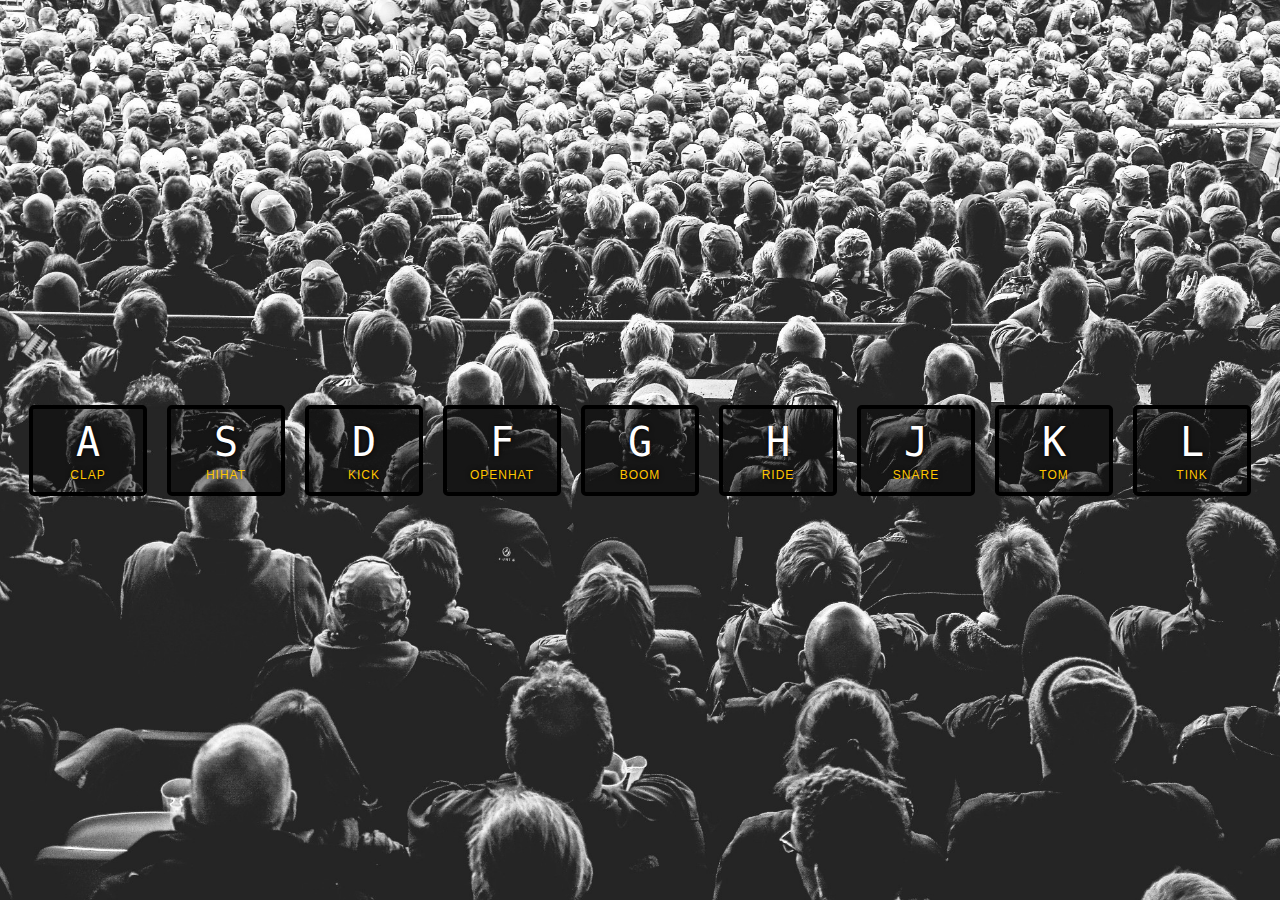
<file: 01 - JavaScript Drum Kit/index.html>
<!DOCTYPE html>
<html lang="en">
  <head>
    <meta charset="UTF-8" />
    <title>JS Drum Kit</title>
    <link rel="stylesheet" href="style.css" />
  </head>
  <body>
    <div class="keys">
      <div data-key="65" class="key">
        <kbd>A</kbd>
        <span class="sound">clap</span>
      </div>
      <div data-key="83" class="key">
        <kbd>S</kbd>
        <span class="sound">hihat</span>
      </div>
      <div data-key="68" class="key">
        <kbd>D</kbd>
        <span class="sound">kick</span>
      </div>
      <div data-key="70" class="key">
        <kbd>F</kbd>
        <span class="sound">openhat</span>
      </div>
      <div data-key="71" class="key">
        <kbd>G</kbd>
        <span class="sound">boom</span>
      </div>
      <div data-key="72" class="key">
        <kbd>H</kbd>
        <span class="sound">ride</span>
      </div>
      <div data-key="74" class="key">
        <kbd>J</kbd>
        <span class="sound">snare</span>
      </div>
      <div data-key="75" class="key">
        <kbd>K</kbd>
        <span class="sound">tom</span>
      </div>
      <div data-key="76" class="key">
        <kbd>L</kbd>
        <span class="sound">tink</span>
      </div>
    </div>

    <audio data-key="65" src="sounds/clap.wav"></audio>
    <audio data-key="83" src="sounds/hihat.wav"></audio>
    <audio data-key="68" src="sounds/kick.wav"></audio>
    <audio data-key="70" src="sounds/openhat.wav"></audio>
    <audio data-key="71" src="sounds/boom.wav"></audio>
    <audio data-key="72" src="sounds/ride.wav"></audio>
    <audio data-key="74" src="sounds/snare.wav"></audio>
    <audio data-key="75" src="sounds/tom.wav"></audio>
    <audio data-key="76" src="sounds/tink.wav"></audio>

    <script>
      function playSound(e) {
        const audio = document.querySelector(`audio[data-key="${e.keyCode}"]`);
        const key = document.querySelector(`.key[data-key="${e.keyCode}"]`);
        if (!audio) return;
        audio.currentTime = 0;
        audio.play();
        key.classList.add("playing");
      }

      function removeTransition(e) {
        if (e.propertyName !== "transform") return;
        this.classList.remove("playing");
      }
      const keys = document.querySelectorAll(".key");
      keys.forEach((key) =>
        key.addEventListener("transitionend", removeTransition)
      );
      window.addEventListener("keydown", playSound);
    </script>
  </body>
</html>
</file>
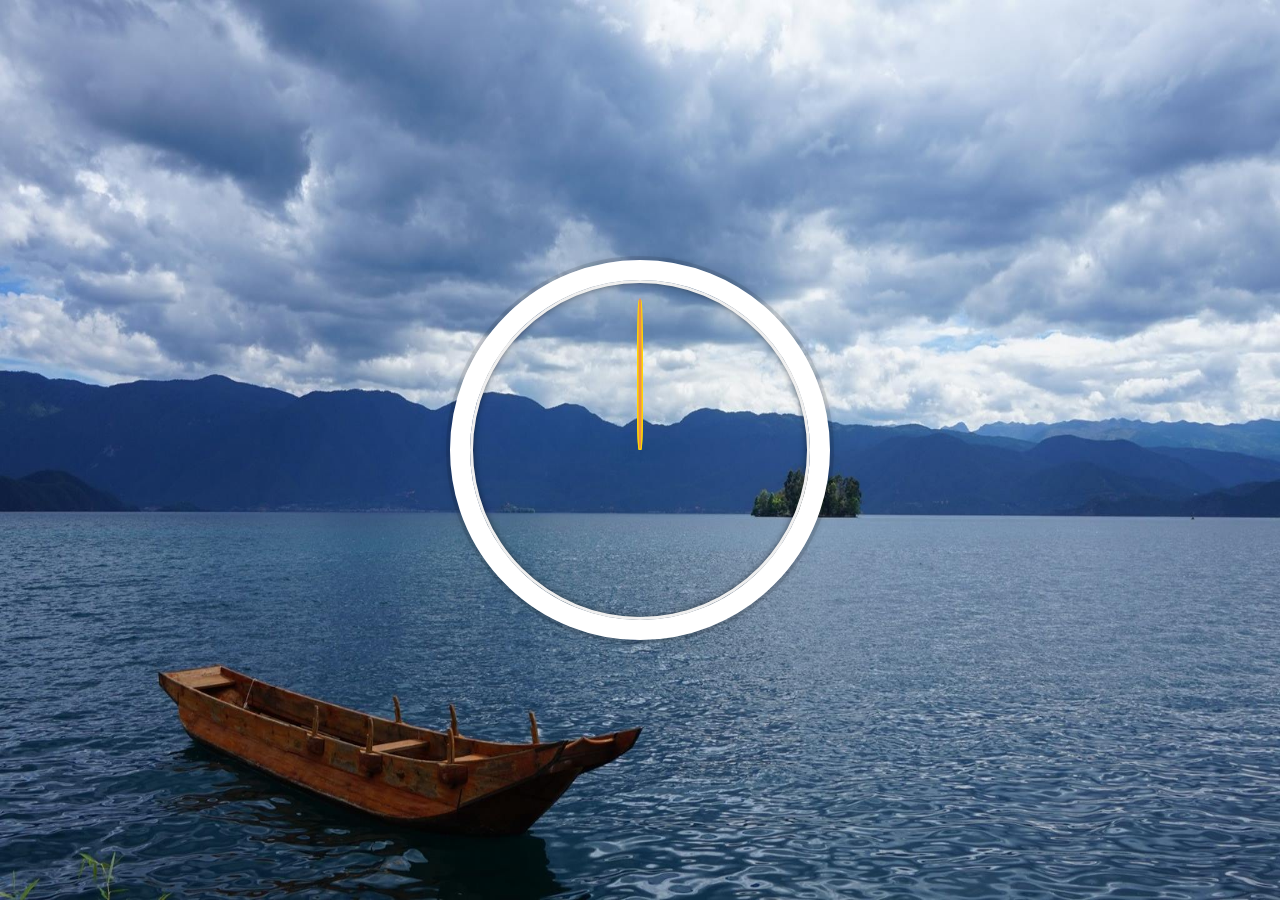
<file: 02 - JS and CSS Clock/index.html>
<!DOCTYPE html>
<html lang="en">
  <head>
    <meta charset="UTF-8" />
    <title>JS + CSS Clock</title>
  </head>
  <body>
    <div class="clock">
      <div class="clock-face">
        <div class="hand hour-hand"></div>
        <div class="hand min-hand"></div>
        <div class="hand second-hand"></div>
      </div>
    </div>

    <style>
      html {
        background-image: url(js-clock-bg.jpg);
        background-size: 100% 100%;
        background-repeat: no-repeat;
        font-family: "helvetica neue";
        text-align: center;
        font-size: 10px;
      }

      body {
        margin: 0;
        font-size: 2rem;
        display: flex;
        flex: 1;
        min-height: 100vh;
        align-items: center;
      }
      .clock {
        width: 30rem;
        height: 30rem;
        border: 20px solid white;
        border-radius: 50%;
        margin: 50px auto;
        position: relative;
        padding: 2rem;
        box-shadow: 0 0 0 4px rgba(0, 0, 0, 0.1), inset 0 0 0 3px #efefef,
          inset 0 0 10px black, 0 0 10px rgba(0, 0, 0, 0.2);
      }

      .clock-face {
        position: relative;
        width: 100%;
        height: 100%;
        transform: translateY(
          -3px
        ); /* account for the height of the clock hands */
      }

      .hand {
        width: 50%;
        height: 6px;
        background: rgb(255, 213, 0);
        position: absolute;
        top: 50%;
        transform-origin: 100%;
        transform: rotate(90deg);
        transition: all 0.05s;
        transition-timing-function: cubic-bezier(0, 1.01, 0, 1.54);
      }
      .hour-hand {
        width: 40%;
        left: 10%;
        border-radius: 30%;
      }
      .min-hand {
        border-radius: 30%;
      }
      .second-hand {
        border-radius: 30%;
        height: 3px;
        background: rgb(236, 144, 78);
      }
    </style>

    <script>
      const secondHand = document.querySelector(".second-hand");
      const minuteHand = document.querySelector(".min-hand");
      const hourHand = document.querySelector(".hour-hand");

      function setDate() {
        const now = new Date();

        const seconds = now.getSeconds();
        const secondsDegrees = (seconds / 60) * 360 + 90;
        secondHand.style.transform = `rotate(${secondsDegrees}deg)`;

        const mins = now.getMinutes();
        const minsDegrees = (mins / 60) * 360 + 90;
        minuteHand.style.transform = `rotate(${minsDegrees}deg)`;

        const hour = now.getHours();
        const hourDegrees = (hour / 12) * 360 + 90;
        hourHand.style.transform = `rotate(${hourDegrees}deg)`;

        if (secondsDegrees === 90) {
          secondHand.style.transition = `all 0s`;
        } else {
          secondHand.style.transition = `all 0.05s`;
        }
        if (minsDegrees === 90) {
          minHand.style.transition = `all 0s`;
        } else {
          minuteHand.style.transition = `all 0.5s`;
        }
      }
      setInterval(setDate, 1000);
    </script>
  </body>
</html>
</file>
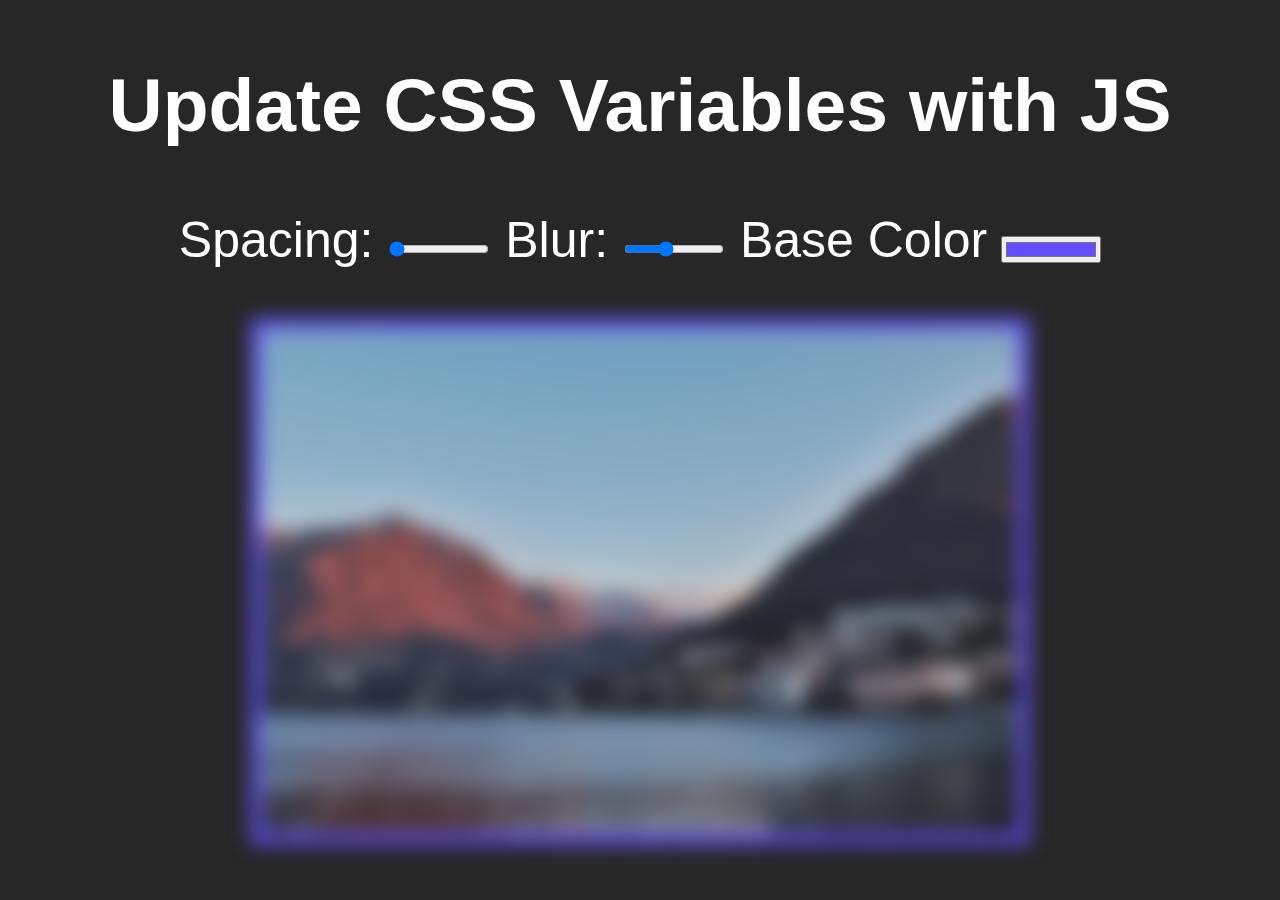
<file: 03 - CSS Variables/index.html>
<!DOCTYPE html>
<html lang="en">
  <head>
    <meta charset="UTF-8" />
    <title>Scoped CSS Variables and JS</title>
  </head>
  <body>
    <h2>Update CSS Variables with <span class="hl">JS</span></h2>

    <div class="controls">
      <label for="spacing">Spacing:</label>
      <input
        id="spacing"
        type="range"
        name="spacing"
        min="10"
        max="200"
        value="10"
        data-sizing="px"
      />

      <label for="blur">Blur:</label>
      <input
        id="blur"
        type="range"
        name="blur"
        min="0"
        max="25"
        value="10"
        data-sizing="px"
      />

      <label for="base">Base Color</label>
      <input id="base" type="color" name="base" value="#624eff" />
    </div>

    <img src="js-03.jpg" />

    <style>
      :root {
        --base: #624eff;
        --spacing: 10px;
        --blur: 10px;
      }
      img {
        padding: var(--spacing);
        background-color: var(--base);
        filter: blur(var(--blur));
        width: 60%;
      }
      .h1 {
        color: var(--base);
      }
      /*
      misc styles, nothing to do with CSS variables
    */

      body {
        text-align: center;
        background: rgba(0, 0, 0, 0.847);
        color: white;
        font-family: "helvetica neue", sans-serif;
        font-weight: 100;
        font-size: 50px;
      }

      .controls {
        margin-bottom: 50px;
      }

      input {
        width: 100px;
      }
    </style>

    <script>
      const inputs = document.querySelectorAll(`.controls input`);
      function handleUpdate() {
        const suffix = this.dataset.sizing || "";
        document.documentElement.style.setProperty(
          `--${this.name}`,
          this.value + suffix
        );
      }
      inputs.forEach((input) => input.addEventListener("change", handleUpdate));
      inputs.forEach((input) =>
        input.addEventListener("mousemove", handleUpdate)
      );
    </script>
  </body>
</html>
</file>
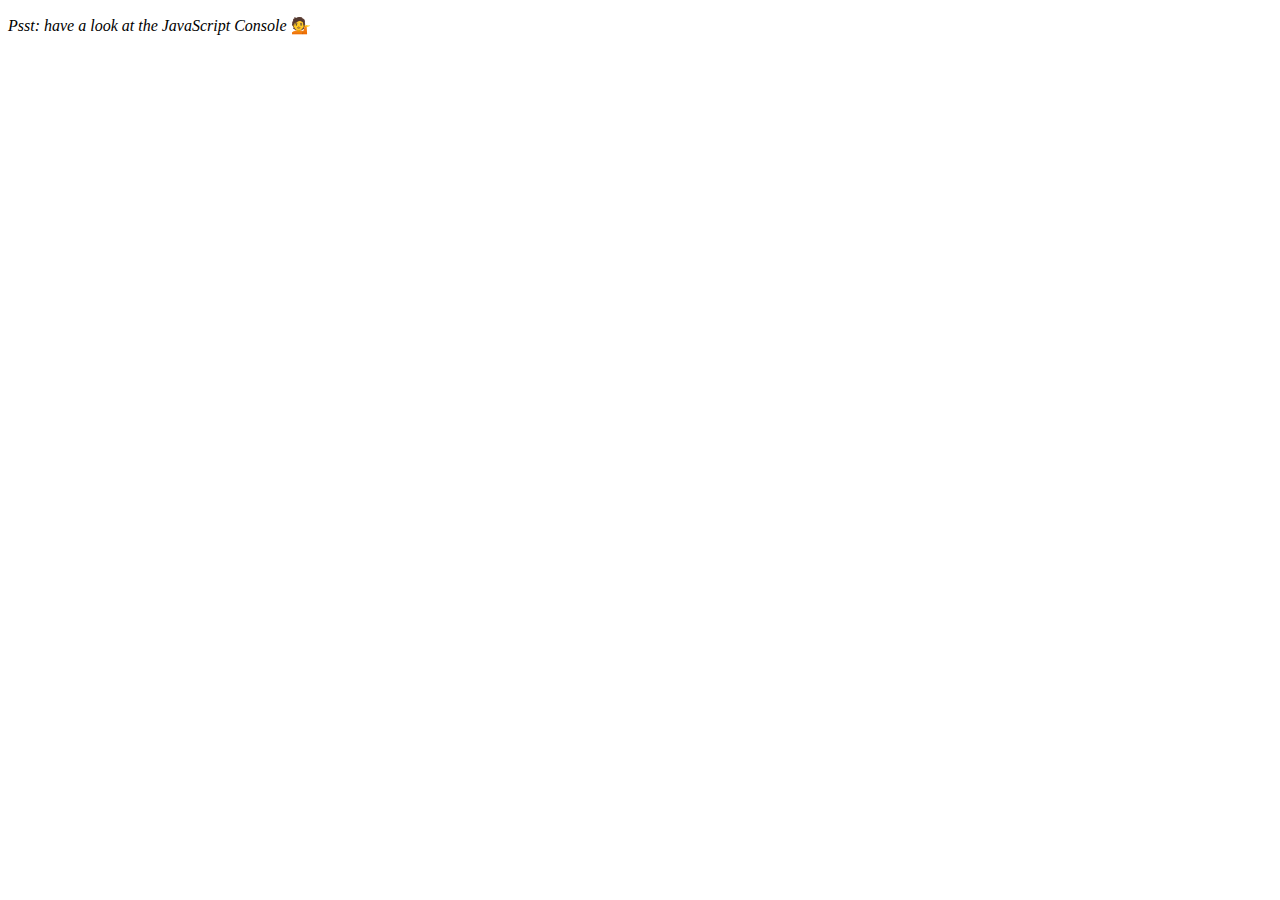
<file: 04 - Array Cardio Day 1/index.html>
<!DOCTYPE html>
<html lang="en">
  <head>
    <meta charset="UTF-8" />
    <title>Array Cardio 💪</title>
  </head>
  <body>
    <p><em>Psst: have a look at the JavaScript Console</em> 💁</p>
    <script>
      // Get your shorts on - this is an array workout!
      // ## Array Cardio Day 1

      // Some data we can work with

      const inventors = [
        { first: "Albert", last: "Einstein", year: 1879, passed: 1955 },
        { first: "Isaac", last: "Newton", year: 1643, passed: 1727 },
        { first: "Galileo", last: "Galilei", year: 1564, passed: 1642 },
        { first: "Marie", last: "Curie", year: 1867, passed: 1934 },
        { first: "Johannes", last: "Kepler", year: 1571, passed: 1630 },
        { first: "Nicolaus", last: "Copernicus", year: 1473, passed: 1543 },
        { first: "Max", last: "Planck", year: 1858, passed: 1947 },
        { first: "Katherine", last: "Blodgett", year: 1898, passed: 1979 },
        { first: "Ada", last: "Lovelace", year: 1815, passed: 1852 },
        { first: "Sarah E.", last: "Goode", year: 1855, passed: 1905 },
        { first: "Lise", last: "Meitner", year: 1878, passed: 1968 },
        { first: "Hanna", last: "Hammarström", year: 1829, passed: 1909 },
      ];

      const people = [
        "Bernhard, Sandra",
        "Bethea, Erin",
        "Becker, Carl",
        "Bentsen, Lloyd",
        "Beckett, Samuel",
        "Blake, William",
        "Berger, Ric",
        "Beddoes, Mick",
        "Beethoven, Ludwig",
        "Belloc, Hilaire",
        "Begin, Menachem",
        "Bellow, Saul",
        "Benchley, Robert",
        "Blair, Robert",
        "Benenson, Peter",
        "Benjamin, Walter",
        "Berlin, Irving",
        "Benn, Tony",
        "Benson, Leana",
        "Bent, Silas",
        "Berle, Milton",
        "Berry, Halle",
        "Biko, Steve",
        "Beck, Glenn",
        "Bergman, Ingmar",
        "Black, Elk",
        "Berio, Luciano",
        "Berne, Eric",
        "Berra, Yogi",
        "Berry, Wendell",
        "Bevan, Aneurin",
        "Ben-Gurion, David",
        "Bevel, Ken",
        "Biden, Joseph",
        "Bennington, Chester",
        "Bierce, Ambrose",
        "Billings, Josh",
        "Birrell, Augustine",
        "Blair, Tony",
        "Beecher, Henry",
        "Biondo, Frank",
      ];

      // Array.prototype.filter()
      // 1. Filter the list of inventors for those who were born in the 1500's
      const fifteen = inventors.filter(
        (inventor) => inventor.year >= 1500 && inventor.year < 1600
      );
      console.table(fifteen);

      // Array.prototype.map()
      // 2. Give us an array of the inventors first and last names
      const fullName = inventors.map(
        (inventor) => inventor.first + " " + inventor.last
      );
      console.log(fullName);

      // Array.prototype.sort()
      // 3. Sort the inventors by birthdate, oldest to youngest

      // const ordered = inventors.sort(function (a, b) {
      //   if (a.year > b.year) {
      //     return 1;
      //   } else {
      //     return -1;
      //   }
      // });
      const ordered = inventors.sort((a, b) => (a.year > b.year ? 1 : -1));
      console.table(ordered);

      // Array.prototype.reduce()
      // 4. How many years did all the inventors live all together?
      const totalYears = inventors.reduce((total, inventor) => {
        return total + (inventor.passed - inventor.year);
      }, 0);
      console.log(totalYears);

      // 5. Sort the inventors by years lived
      const oldest = inventors.sort(function (a, b) {
        const lastInventor = a.passed - a.year;
        const nextInventor = b.passed - b.year;
        return lastInventor > nextInventor ? -1 : 1;
      });
      console.table(oldest);
      // 6. create a list of Boulevards in Paris that contain 'de' anywhere in the name
      // https://en.wikipedia.org/wiki/Category:Boulevards_in_Paris
      const category = document.querySelector(".mw-category");
      const links = Array.from(category.querySelectorAll("a"));
      const de = links
        .map((link) => link.textContent)
        .filter((streetName) => streetName.includes("de"));

      // 7. sort Exercise
      // Sort the people alphabetically by last name
      const alpha = people.sort(function (lastPerson, nextPerson) {
        const [aLast, aFirst] = lastPerson.split(", ");
        const [bLast, bFirst] = nextPerson.split(", ");
        return aLast > bLast ? 1 : -1;
      });
      console.log(alpha);
      // 8. Reduce Exercise
      // Sum up the instances of each of these
      const data = [
        "car",
        "car",
        "truck",
        "truck",
        "bike",
        "walk",
        "car",
        "van",
        "bike",
        "walk",
        "car",
        "van",
        "car",
        "truck",
      ];
      const transport = data.reduce(function (obj, item) {
        if (!obj[item]) {
          obj[item] = 0;
        }
        obj[item]++;
        return obj;
      }, {});
      console.log(transport);
    </script>
  </body>
</html>
</file>
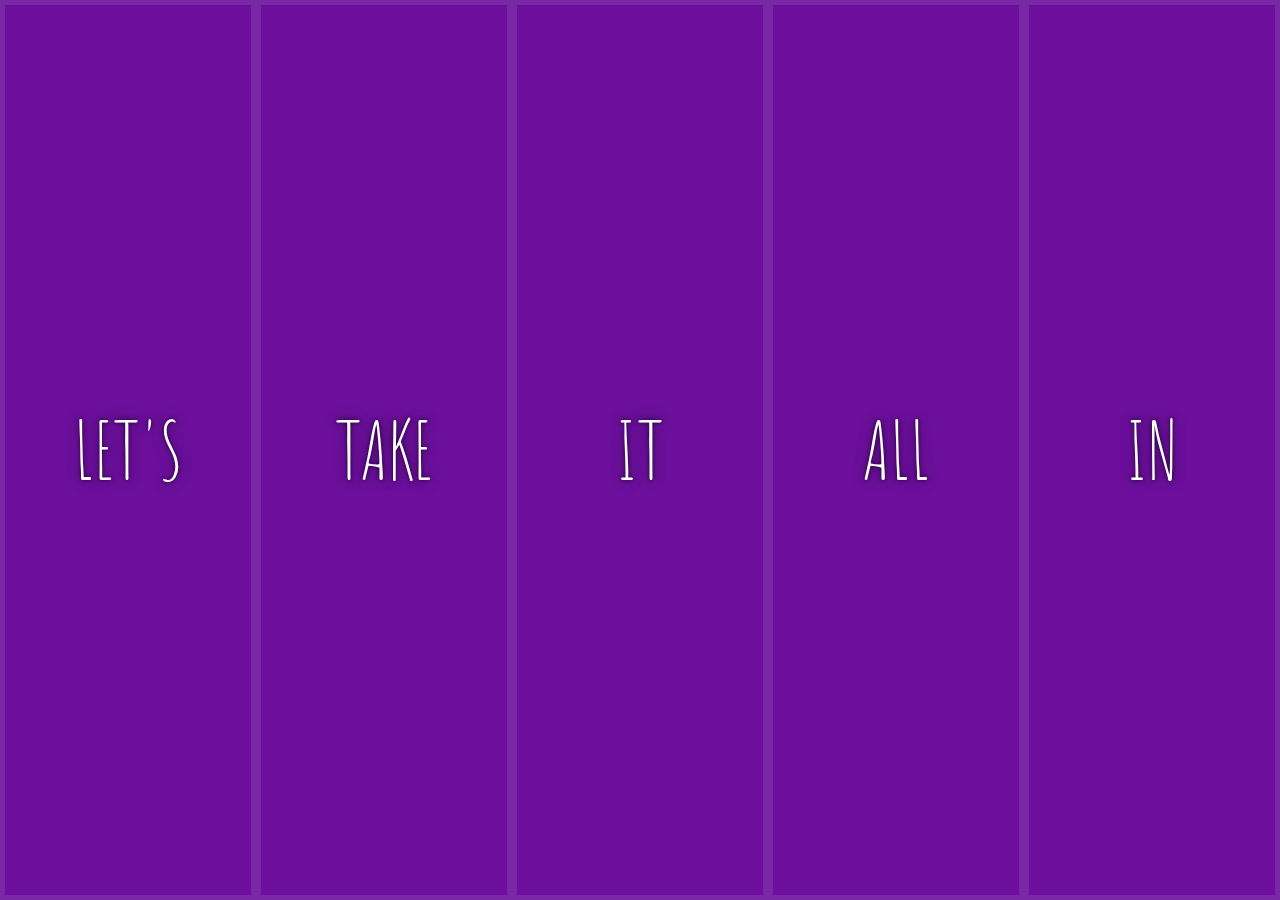
<file: 05 - Flex Panel Gallery/index.html>
<!DOCTYPE html>
<html lang="en">
  <head>
    <meta charset="UTF-8" />
    <title>Flex Panels 💪</title>
    <link
      href="https://fonts.googleapis.com/css?family=Amatic+SC"
      rel="stylesheet"
      type="text/css"
    />
  </head>
  <body>
    <style>
      html {
        box-sizing: border-box;
        background: #ffc600;
        font-family: "helvetica neue";
        font-size: 20px;
        font-weight: 200;
      }

      body {
        margin: 0;
      }

      *,
      *:before,
      *:after {
        box-sizing: inherit;
      }

      .panels {
        min-height: 100vh;
        overflow: hidden;
        display: flex;
        justify-content: center;
      }

      .panel {
        background: #6b0f9c;
        box-shadow: inset 0 0 0 5px rgba(255, 255, 255, 0.1);
        color: white;
        text-align: center;
        align-items: center;
        /* Safari transitionend event.propertyName === flex */
        /* Chrome + FF transitionend event.propertyName === flex-grow */
        transition: font-size 0.7s cubic-bezier(0.61, -0.19, 0.7, -0.11),
          flex 0.7s cubic-bezier(0.61, -0.19, 0.7, -0.11), background 0.2s;
        font-size: 20px;
        background-size: cover;
        background-position: center;
        flex: 1;
        justify-content: center;
        align-items: center;
        display: flex;
        flex-direction: column;
      }

      .panel1 {
        background-image: url(https://source.unsplash.com/gYl-UtwNg_I/1500x1500);
      }
      .panel2 {
        background-image: url(https://source.unsplash.com/rFKUFzjPYiQ/1500x1500);
      }
      .panel3 {
        background-image: url(https://images.unsplash.com/photo-1465188162913-8fb5709d6d57?ixlib=rb-0.3.5&q=80&fm=jpg&crop=faces&cs=tinysrgb&w=1500&h=1500&fit=crop&s=967e8a713a4e395260793fc8c802901d);
      }
      .panel4 {
        background-image: url(https://source.unsplash.com/ITjiVXcwVng/1500x1500);
      }
      .panel5 {
        background-image: url(https://source.unsplash.com/3MNzGlQM7qs/1500x1500);
      }

      /* Flex Children */
      .panel > * {
        margin: 0;
        width: 100%;
        transition: transform 0.5s;
        flex: 1 0 auto;
        display: flex;
        align-items: center;
        justify-content: center;
      }
      .panel > *:first-child {
        transform: translateY(-100%);
      }
      .panel.open-active > *:first-child {
        transform: translateY(0);
      }
      .panel > *:last-child {
        transform: translateY(100%);
      }
      .panel.open-active > *:last-child {
        transform: translateY(0);
      }
      .panel p {
        text-transform: uppercase;
        font-family: "Amatic SC", cursive;
        text-shadow: 0 0 4px rgba(0, 0, 0, 0.72), 0 0 14px rgba(0, 0, 0, 0.45);
        font-size: 2em;
      }

      .panel p:nth-child(2) {
        font-size: 4em;
      }

      .panel.open {
        font-size: 40px;
        flex: 5;
      }
    </style>

    <div class="panels">
      <div class="panel panel1">
        <p>Hey</p>
        <p>Let's</p>
        <p>Dance</p>
      </div>
      <div class="panel panel2">
        <p>Give</p>
        <p>Take</p>
        <p>Receive</p>
      </div>
      <div class="panel panel3">
        <p>Experience</p>
        <p>It</p>
        <p>Today</p>
      </div>
      <div class="panel panel4">
        <p>Give</p>
        <p>All</p>
        <p>You can</p>
      </div>
      <div class="panel panel5">
        <p>Life</p>
        <p>In</p>
        <p>Motion</p>
      </div>
    </div>

    <script>
      const panels = document.querySelectorAll(".panel");
      function toggleOpen() {
        console.log("test");
        this.classList.toggle("open");
      }
      function test(e) {
        console.log(e);
        if (e.propertyName.includes("flex")) {
          this.classList.toggle("open-active");
        }
      }
      panels.forEach((panel) => panel.addEventListener("click", toggleOpen));
      panels.forEach((panel) => panel.addEventListener("transitionend", test));
    </script>
  </body>
</html>
</file>
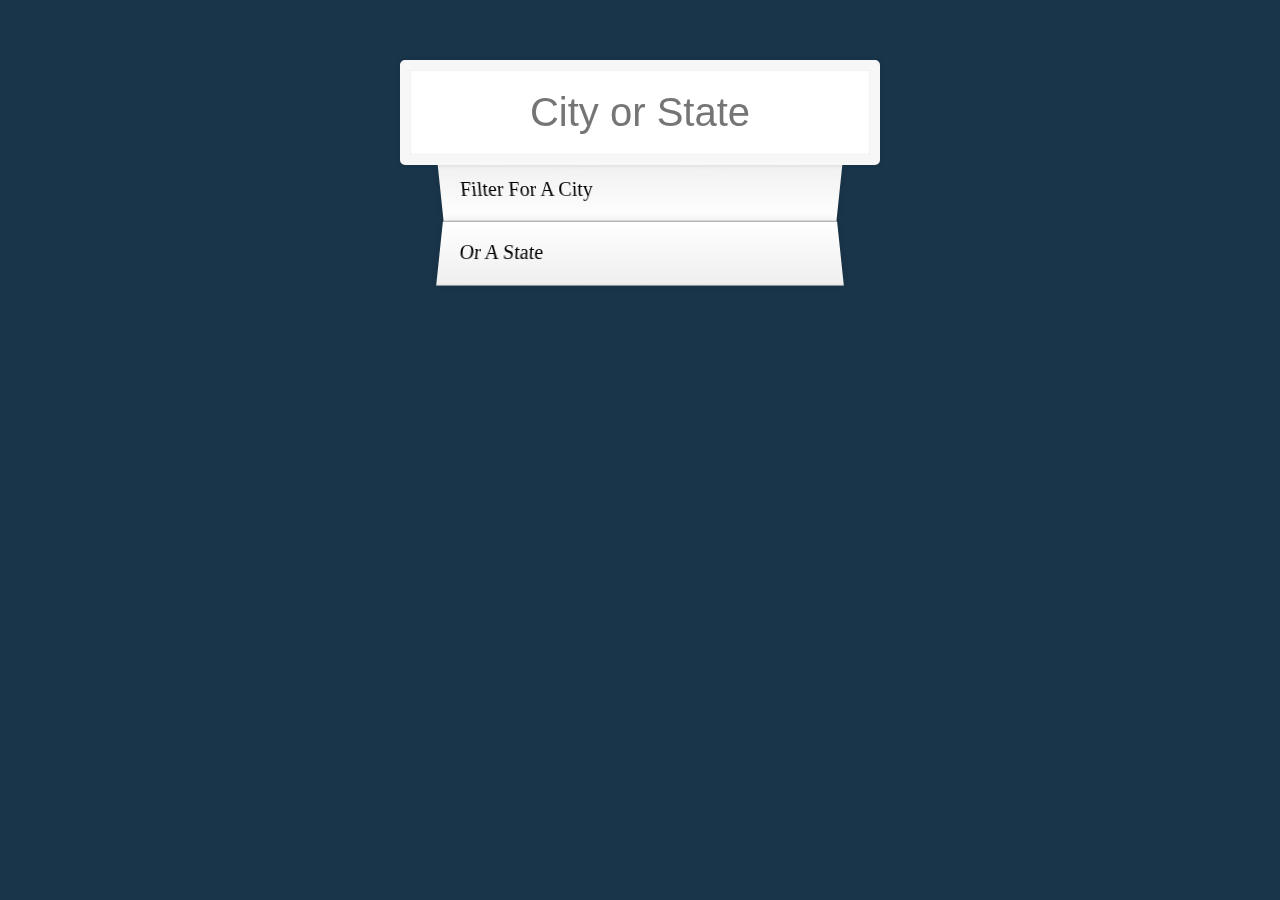
<file: 06 - Type Ahead/index.html>
<!DOCTYPE html>
<html lang="en">
  <head>
    <meta charset="UTF-8" />
    <title>Type Ahead 👀</title>
    <link rel="stylesheet" href="style.css" />
  </head>
  <body>
    <form class="search-form">
      <input type="text" class="search" placeholder="City or State" />
      <ul class="suggestions">
        <li>Filter for a city</li>
        <li>or a state</li>
      </ul>
    </form>
    <script>
      const endpoint =
        "https://gist.githubusercontent.com/Miserlou/c5cd8364bf9b2420bb29/raw/2bf258763cdddd704f8ffd3ea9a3e81d25e2c6f6/cities.json";
      const cities = [];

      fetch(endpoint)
        .then((cluster) => cluster.json())
        .then((data) => cities.push(...data));

      function numberWithCommas(num) {
        return num.toString().replace(/\B(?=(\d{3})+(?!\d))/g, ",");
      }

      function findMatches(wordToMatch, cities) {
        return cities.filter((place) => {
          const regex = new RegExp(wordToMatch, "gi");
          return place.city.match(regex) || place.state.match(regex);
        });
      }

      function displayMatches() {
        const matchArray = findMatches(this.value, cities);
        const html = matchArray
          .map((place) => {
            const regex = new RegExp(this.value, "gi");
            const cityName = place.city.replace(
              regex,
              `<span class="hl">${this.value}</span>`
            );
            const stateName = place.state.replace(
              regex,
              `<span class="hl">${this.value}</span>`
            );
            return `<li>
            <span class="name">${cityName},  ${stateName}</span>
              <span class="population">population: ${numberWithCommas(
                place.population
              )}</span>
              </li>`;
          })
          .join("");
        suggestions.innerHTML = html;
      }

      const searchInput = document.querySelector(".search");
      const suggestions = document.querySelector(".suggestions");
      searchInput.addEventListener("change", displayMatches);
      searchInput.addEventListener("keyup", displayMatches);
    </script>
  </body>
</html>
</file>
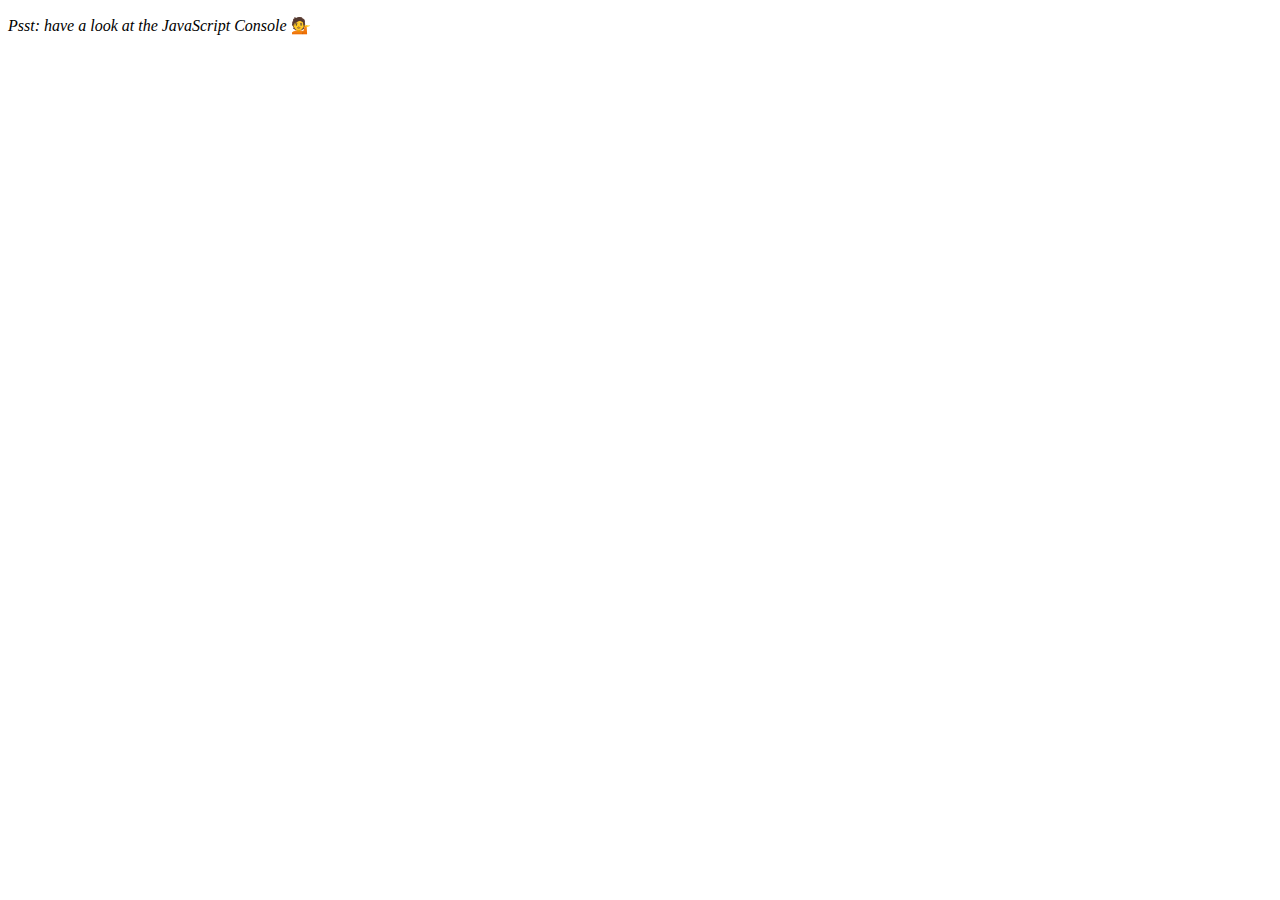
<file: 07 - Array Cardio Day 2/index.html>
<!DOCTYPE html>
<html lang="en">
  <head>
    <meta charset="UTF-8" />
    <title>Array Cardio 💪💪</title>
  </head>
  <body>
    <p><em>Psst: have a look at the JavaScript Console</em> 💁</p>
    <script>
      // ## Array Cardio Day 2

      const people = [
        { name: "Wes", year: 1988 },
        { name: "Kait", year: 1986 },
        { name: "Irv", year: 1970 },
        { name: "Lux", year: 2015 },
      ];

      const comments = [
        { text: "Love this!", id: 523423 },
        { text: "Super good", id: 823423 },
        { text: "You are the best", id: 2039842 },
        { text: "Ramen is my fav food ever", id: 123523 },
        { text: "Nice Nice Nice!", id: 542328 },
      ];

      // Some and Every Checks
      // Array.prototype.some() // is at least one person 19 or older?

      // const isAdult = people.some(function (person) {
      //   const currentYear = new Date().getFullYear();
      //   const bornYear = person.year;
      //   if (currentYear - bornYear >= 19) {
      //     return true;
      //   }
      // });

      //SIMPLER WAY OF WRITING THIS ^^^
      const isAdult = people.some((person) => {
        const currentYear = new Date().getFullYear();
        const bornYear = person.year;
        return currentYear - bornYear >= 19;
      });
      console.log(isAdult);

      // Array.prototype.every() // is everyone 19 or older?

      const allOlder = people.every((person) => {
        const currentYear = new Date().getFullYear();
        const bornYear = person.year;
        return currentYear - bornYear >= 19;
      });
      console.log(allOlder);

      // Array.prototype.find()
      // Find is like filter, but instead returns just the one you are looking for
      // find the comment with the ID of 823423

      // const comment = comments.find(function (comment) {
      //   if (comment.id === 823423) {
      //     return true;
      //   }
      // });

      //Convert this ^^^ into an arrow function with an implicit return:

      const comment = comments.find((comment) => comment.id === 823423);
      console.log(comment);

      // Array.prototype.findIndex()
      // Find the comment with this ID
      // delete the comment with the ID of 823423
      const index = comments.findIndex((comment) => comment.id === 823423);
      // console.log(index); -> shows that the comment is in array position 1
      comments.splice(index, 1); //to delete the comment
      console.table(comments);
    </script>
  </body>
</html>
</file>
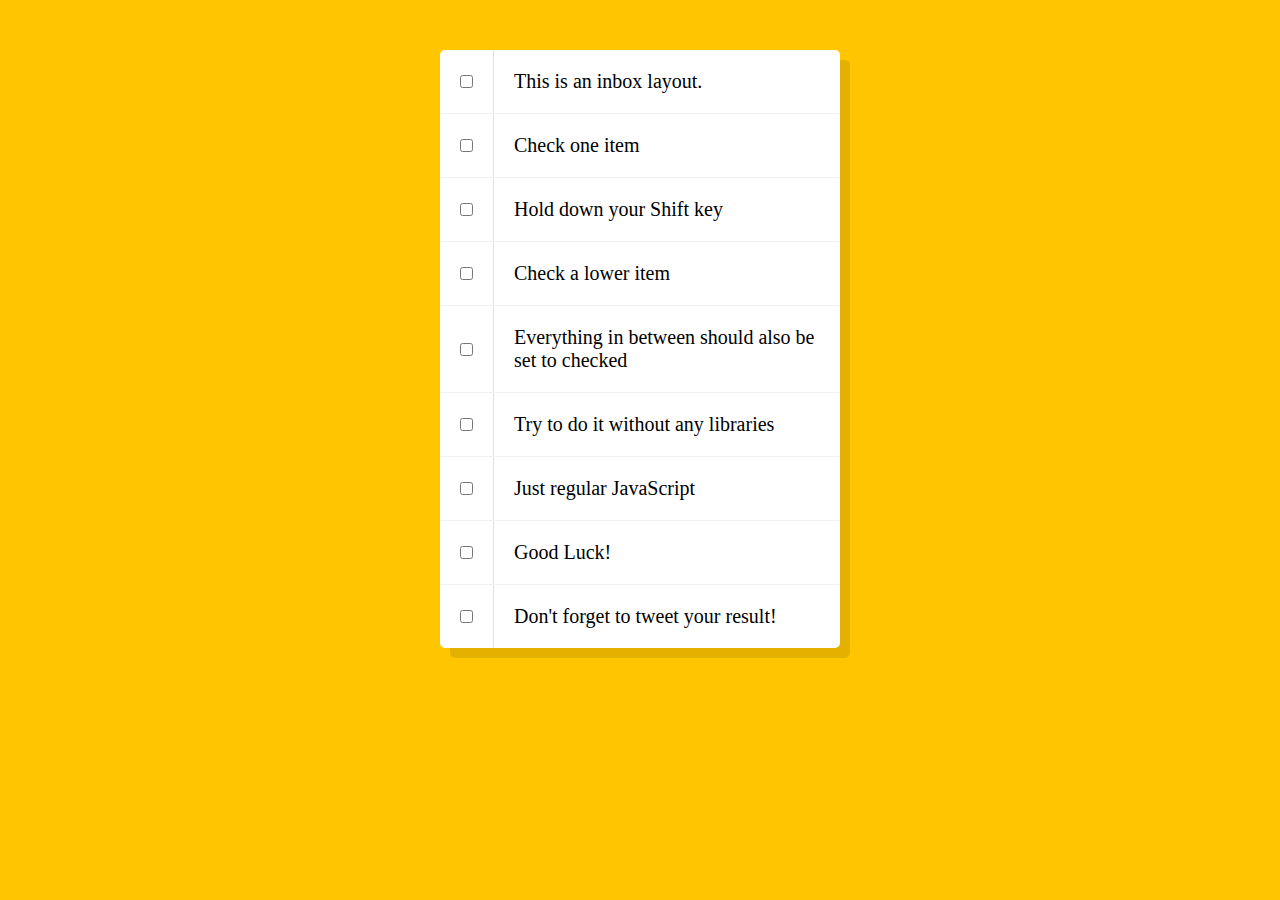
<file: 10 - Hold Shift and Check Checkboxes/index.html>
<!DOCTYPE html>
<html lang="en">

<head>
    <meta charset="UTF-8">
    <title>Hold Shift to Check Multiple Checkboxes</title>
</head>

<body>
    <style>
        html {
            font-family: sans-serif;
            background: #ffc600;
        }

        .inbox {
            max-width: 400px;
            margin: 50px auto;
            background: white;
            border-radius: 5px;
            box-shadow: 10px 10px 0 rgba(0, 0, 0, 0.1);
        }

        .item {
            display: flex;
            align-items: center;
            border-bottom: 1px solid #F1F1F1;
        }

        .item:last-child {
            border-bottom: 0;
        }

        input:checked+p {
            background: #F9F9F9;
            text-decoration: line-through;
        }

        input[type="checkbox"] {
            margin: 20px;
        }

        p {
            margin: 0;
            padding: 20px;
            transition: background 0.2s;
            flex: 1;
            font-family: 'helvetica neue';
            font-size: 20px;
            font-weight: 200;
            border-left: 1px solid #D1E2FF;
        }
    </style>
    <!--
   The following is a common layout you would see in an email client.

   When a user clicks a checkbox, holds Shift, and then clicks another checkbox a few rows down, all the checkboxes inbetween those two checkboxes should be checked.

  -->
    <div class="inbox">
        <div class="item">
            <input type="checkbox">
            <p>This is an inbox layout.</p>
        </div>
        <div class="item">
            <input type="checkbox">
            <p>Check one item</p>
        </div>
        <div class="item">
            <input type="checkbox">
            <p>Hold down your Shift key</p>
        </div>
        <div class="item">
            <input type="checkbox">
            <p>Check a lower item</p>
        </div>
        <div class="item">
            <input type="checkbox">
            <p>Everything in between should also be set to checked</p>
        </div>
        <div class="item">
            <input type="checkbox">
            <p>Try to do it without any libraries</p>
        </div>
        <div class="item">
            <input type="checkbox">
            <p>Just regular JavaScript</p>
        </div>
        <div class="item">
            <input type="checkbox">
            <p>Good Luck!</p>
        </div>
        <div class="item">
            <input type="checkbox">
            <p>Don't forget to tweet your result!</p>
        </div>
    </div>

    <script>
        //select all checkboxes
        const checkboxes = document.querySelectorAll('.inbox input[type="checkbox"]')
        console.log(checkboxes)


        //listen for when a box gets checked or changed
        checkboxes.forEach(checkbox => checkbox.addEventListener('click', handleCheck));

        //last checked box as variable
        let lastChecked;

        function handleCheck(e) {
            console.log(e);

            //see if user had shift key down & see if they are checking the box
            let inBetween = false;

            if (e.shiftKey && this.checked) {
                //this is the first box checked
                //loop over every checkbox
                checkboxes.forEach(checkbox => {

                    console.log(checkbox)
                    //set inBetween if first checkbox (this) and lastChecked box exist
                    if (checkbox === this || checkbox === lastChecked) {
                        inBetween = !inBetween;
                        console.log('Starting to check them in between!')
                    }
                    
                    //if inBetween is true, will check all boxes (via checkbox.checked = true) until the lastChecked variable
                    if (inBetween) {
                        checkbox.checked = true;
                    }
                })
            }
            lastChecked = this;
        }
    </script>
</body>

</html>
</file>
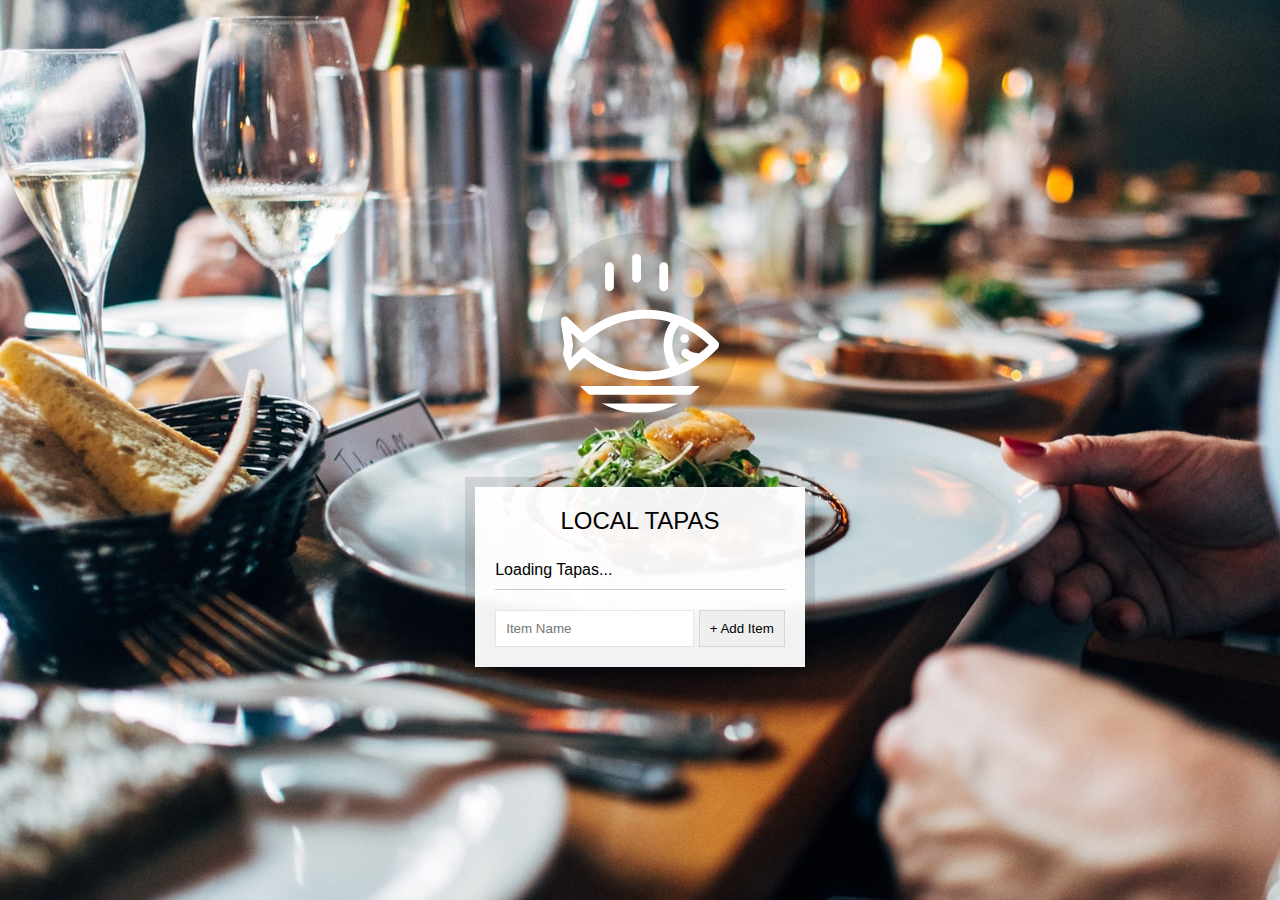
<file: 15 - LocalStorage/index.html>
<!DOCTYPE html>
<html lang="en">
<head>
  <meta charset="UTF-8">
  <title>LocalStorage</title>
  <link rel="stylesheet" href="style.css">
</head>
<body>
  <!--
      Fish SVG Cred:
      https://thenounproject.com/search/?q=fish&i=589236
   -->

   <svg xmlns="http://www.w3.org/2000/svg" xmlns:xlink="http://www.w3.org/1999/xlink" version="1.1" x="0px" y="0px" viewBox="0 0 512 512" enable-background="new 0 0 512 512" xml:space="preserve"><g><path d="M495.9,425.3H16.1c-5.2,0-10.1,2.9-12.5,7.6c-2.4,4.7-2.1,10.3,0.9,14.6l39,56.4c2.6,3.8,7,6.1,11.6,6.1h401.7   c4.6,0,9-2.3,11.6-6.1l39-56.4c3-4.3,3.3-9.9,0.9-14.6C506,428.2,501.1,425.3,495.9,425.3z M449.4,481.8H62.6L43,453.6H469   L449.4,481.8z"/><path d="M158.3,122c7.8,0,14.1-6.3,14.1-14.1V43.4c0-7.8-6.3-14.1-14.1-14.1c-7.8,0-14.1,6.3-14.1,14.1v64.5   C144.2,115.7,150.5,122,158.3,122z"/><path d="M245.1,94.7c7.8,0,14.1-6.3,14.1-14.1V16.1c0-7.8-6.3-14.1-14.1-14.1C237.3,2,231,8.3,231,16.1v64.5   C231,88.4,237.3,94.7,245.1,94.7z"/><path d="M331.9,122c7.8,0,14.1-6.3,14.1-14.1V43.4c0-7.8-6.3-14.1-14.1-14.1s-14.1,6.3-14.1,14.1v64.5   C317.8,115.7,324.1,122,331.9,122z"/><path d="M9.6,385.2c5.3,2.8,11.8,1.9,16.2-2.2l50.6-47.7c56.7,46.5,126.6,71.9,198.3,71.9c0,0,0,0,0,0   c87.5,0,169.7-36.6,231.4-103.2c5-5.4,5-13.8,0-19.2c-61.8-66.5-144-103.2-231.4-103.2c-72,0-142.2,25.6-199,72.5l-50-47.1   c-4.4-4.1-10.9-5-16.2-2.2c-5.3,2.8-8.3,8.7-7.4,14.6l11.6,75L2.2,370.6C1.3,376.5,4.2,382.4,9.6,385.2z M380.9,230.8   c34.9,14.3,67.2,35.7,95.3,63.6c-10.1,10-20.8,19.2-31.9,27.5c-22.4-3.3-29.6-8.8-30.7-9.7c-4-5.7-11.8-7.7-18.1-4.4   c-6.9,3.6-9.5,12.2-5.9,19.1c1.9,3.5,7.3,10.3,22.4,16c-10.1,5.7-20.5,10.7-31.1,15.1C352.4,320.2,352.4,268.6,380.9,230.8z    M36.3,255.6l29.4,27.7c5.3,5,13.6,5.1,19.1,0.3c53.2-47.6,120.7-73.7,190-73.7c26.9,0,53.2,3.9,78.5,11.3   c-29.3,44.6-29.3,102,0,146.6c-25.3,7.4-51.6,11.3-78.5,11.3c-69,0-136.3-26-189.4-73.2c-2.7-2.4-13.4-6.3-19.1,0.3l-30.1,28.3   l5.7-40C42.2,293,36.3,255.6,36.3,255.6z"/><circle cx="398.8" cy="273.8" r="14.1"/></g></svg>

  <div class="wrapper">
    <h2>LOCAL TAPAS</h2>
    <p></p>
    <ul class="plates">
      <li>Loading Tapas...</li>
    </ul>
    <form class="add-items">
      <input type="text" name="item" placeholder="Item Name" required>
      <input type="submit" value="+ Add Item">
    </form>
  </div>

<script>
  const addItems = document.querySelector('.add-items');
  const itemsList = document.querySelector('.plates');
  const items = [];

</script>


</body>
</html>
</file>
<file: 01 - JavaScript Drum Kit/style.css>
html {
  font-size: 10px;
  background: url("./background.jpg") bottom center;
  background-size: cover;
}

body,
html {
  margin: 0;
  padding: 0;
  font-family: sans-serif;
}

.keys {
  display: flex;
  flex: 1;
  min-height: 100vh;
  align-items: center;
  justify-content: center;
}

.key {
  border: 0.4rem solid black;
  border-radius: 0.5rem;
  margin: 1rem;
  font-size: 1.5rem;
  padding: 1rem 0.5rem;
  transition: all 0.07s ease;
  width: 10rem;
  text-align: center;
  color: white;
  background: rgba(0, 0, 0, 0.4);
  text-shadow: 0 0 0.5rem black;
}

.playing {
  transform: scale(1.1);
  border-color: #ffc600;
  box-shadow: 0 0 1rem #ffc600;
}

kbd {
  display: block;
  font-size: 4rem;
}

.sound {
  font-size: 1.2rem;
  text-transform: uppercase;
  letter-spacing: 0.1rem;
  color: #ffc600;
}
</file>
<file: 06 - Type Ahead/style.css>
html {
  box-sizing: border-box;
  background: #19354a;
  font-family: "helvetica neue";
  font-size: 20px;
  font-weight: 200;
}

*,
*:before,
*:after {
  box-sizing: inherit;
}

input {
  width: 100%;
  padding: 20px;
}

.search-form {
  max-width: 400px;
  margin: 50px auto;
}

input.search {
  margin: 0;
  text-align: center;
  outline: 0;
  border: 10px solid #f7f7f7;
  width: 120%;
  left: -10%;
  position: relative;
  top: 10px;
  z-index: 2;
  border-radius: 5px;
  font-size: 40px;
  box-shadow: 0 0 5px rgba(0, 0, 0, 0.12), inset 0 0 2px rgba(0, 0, 0, 0.19);
}

.suggestions {
  margin: 0;
  padding: 0;
  position: relative;
  /*perspective: 20px;*/
}

.suggestions li {
  background: white;
  list-style: none;
  border-bottom: 1px solid #d8d8d8;
  box-shadow: 0 0 10px rgba(0, 0, 0, 0.14);
  margin: 0;
  padding: 20px;
  transition: background 0.2s;
  display: flex;
  justify-content: space-between;
  text-transform: capitalize;
}

.suggestions li:nth-child(even) {
  transform: perspective(100px) rotateX(3deg) translateY(2px) scale(1.001);
  background: linear-gradient(to bottom, #ffffff 0%, #efefef 100%);
}

.suggestions li:nth-child(odd) {
  transform: perspective(100px) rotateX(-3deg) translateY(3px);
  background: linear-gradient(to top, #ffffff 0%, #efefef 100%);
}

span.population {
  font-size: 15px;
}

.hl {
  background: #f1caa8e3;
}
</file>
<file: 15 - LocalStorage/style.css>
html {
  box-sizing: border-box;
  background: url("oh-la-la.jpeg") center no-repeat;
  background-size: cover;
  min-height: 100vh;
  display: flex;
  justify-content: center;
  align-items: center;
  text-align: center;
  font-family: Futura, "Trebuchet MS", Arial, sans-serif;
}

*,
*:before,
*:after {
  box-sizing: inherit;
}

svg {
  fill: white;
  background: rgba(0, 0, 0, 0.1);
  padding: 20px;
  border-radius: 50%;
  width: 200px;
  margin-bottom: 50px;
}

.wrapper {
  padding: 20px;
  max-width: 350px;
  background: rgba(255, 255, 255, 0.95);
  box-shadow: 0 0 0 10px rgba(0, 0, 0, 0.1);
}

h2 {
  text-align: center;
  margin: 0;
  font-weight: 200;
}

.plates {
  margin: 0;
  padding: 0;
  text-align: left;
  list-style: none;
}

.plates li {
  border-bottom: 1px solid rgba(0, 0, 0, 0.2);
  padding: 10px 0;
  font-weight: 100;
  display: flex;
}

.plates label {
  flex: 1;
  cursor: pointer;
}

.plates input {
  display: none;
}

.plates input + label:before {
  content: "⬜️";
  margin-right: 10px;
}

.plates input:checked + label:before {
  content: "🌮";
}

.add-items {
  margin-top: 20px;
}

.add-items input {
  padding: 10px;
  outline: 0;
  border: 1px solid rgba(0, 0, 0, 0.1);
}
</file>
